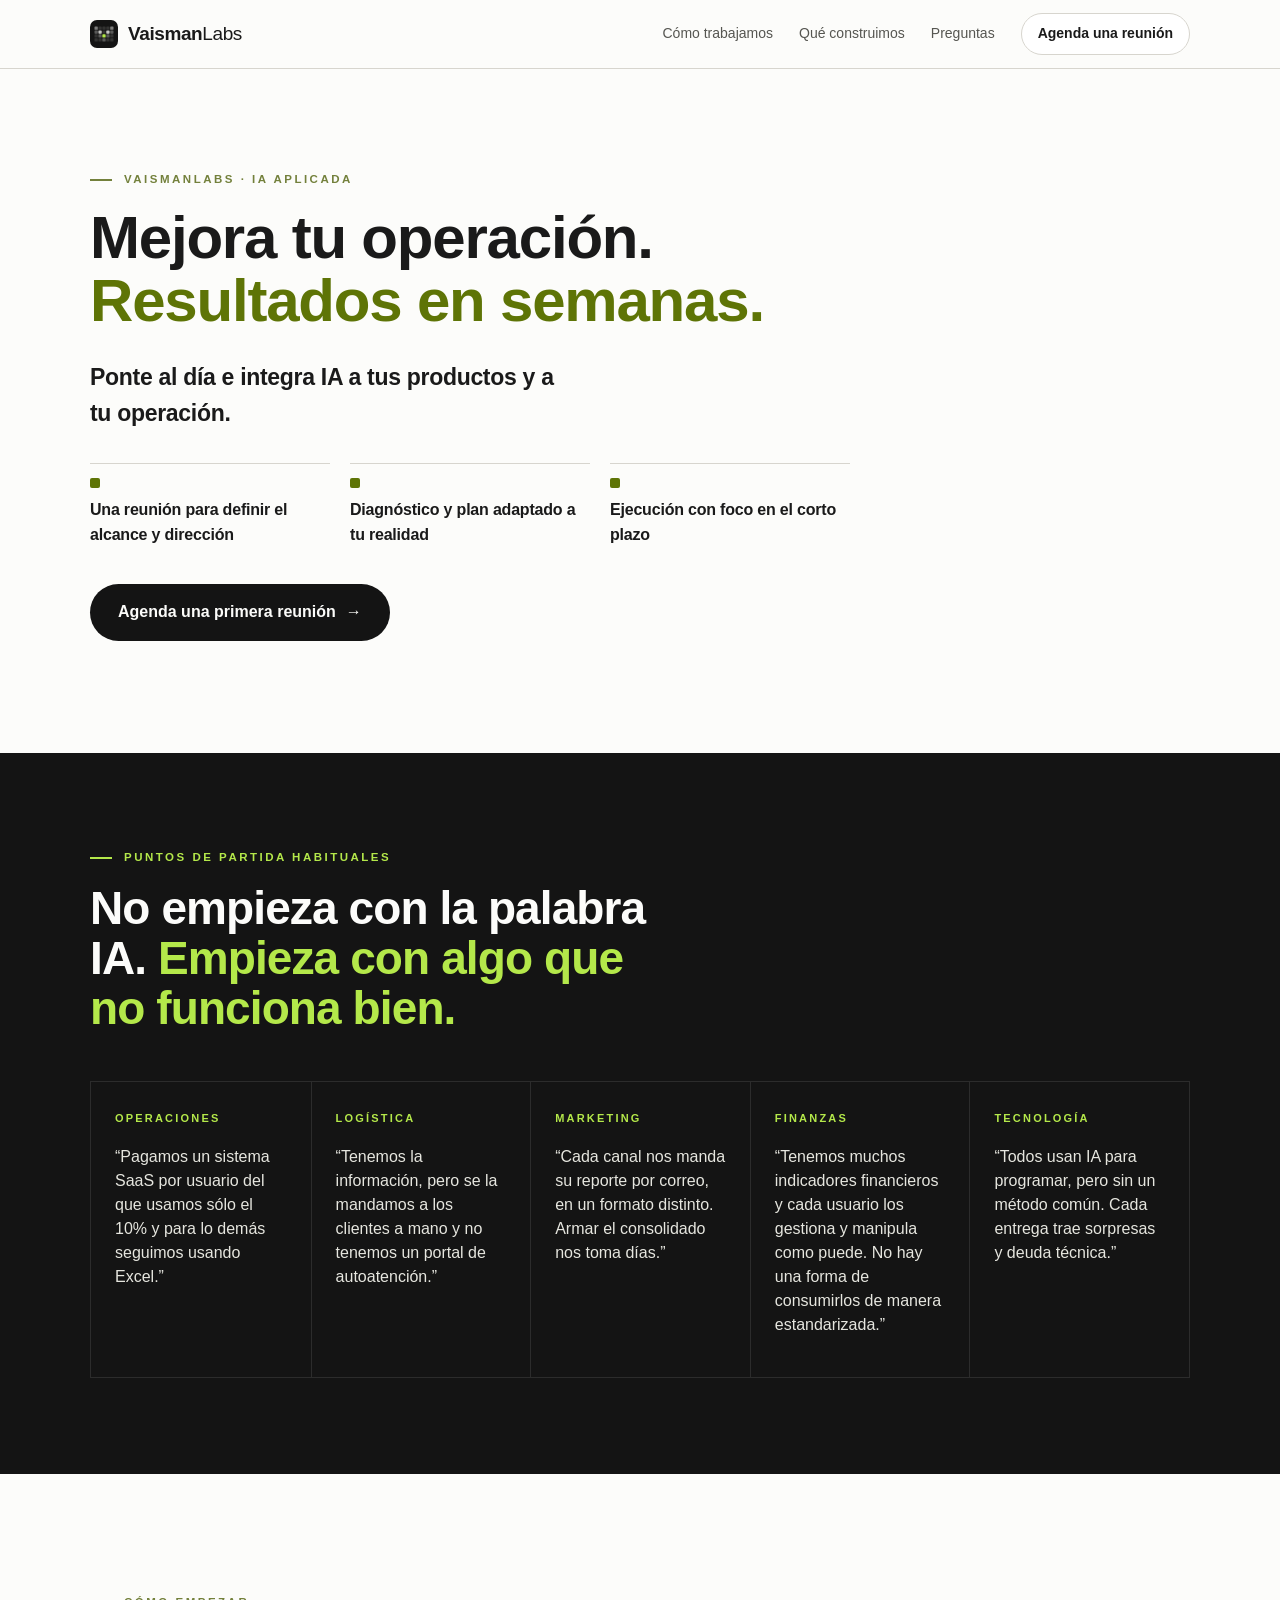
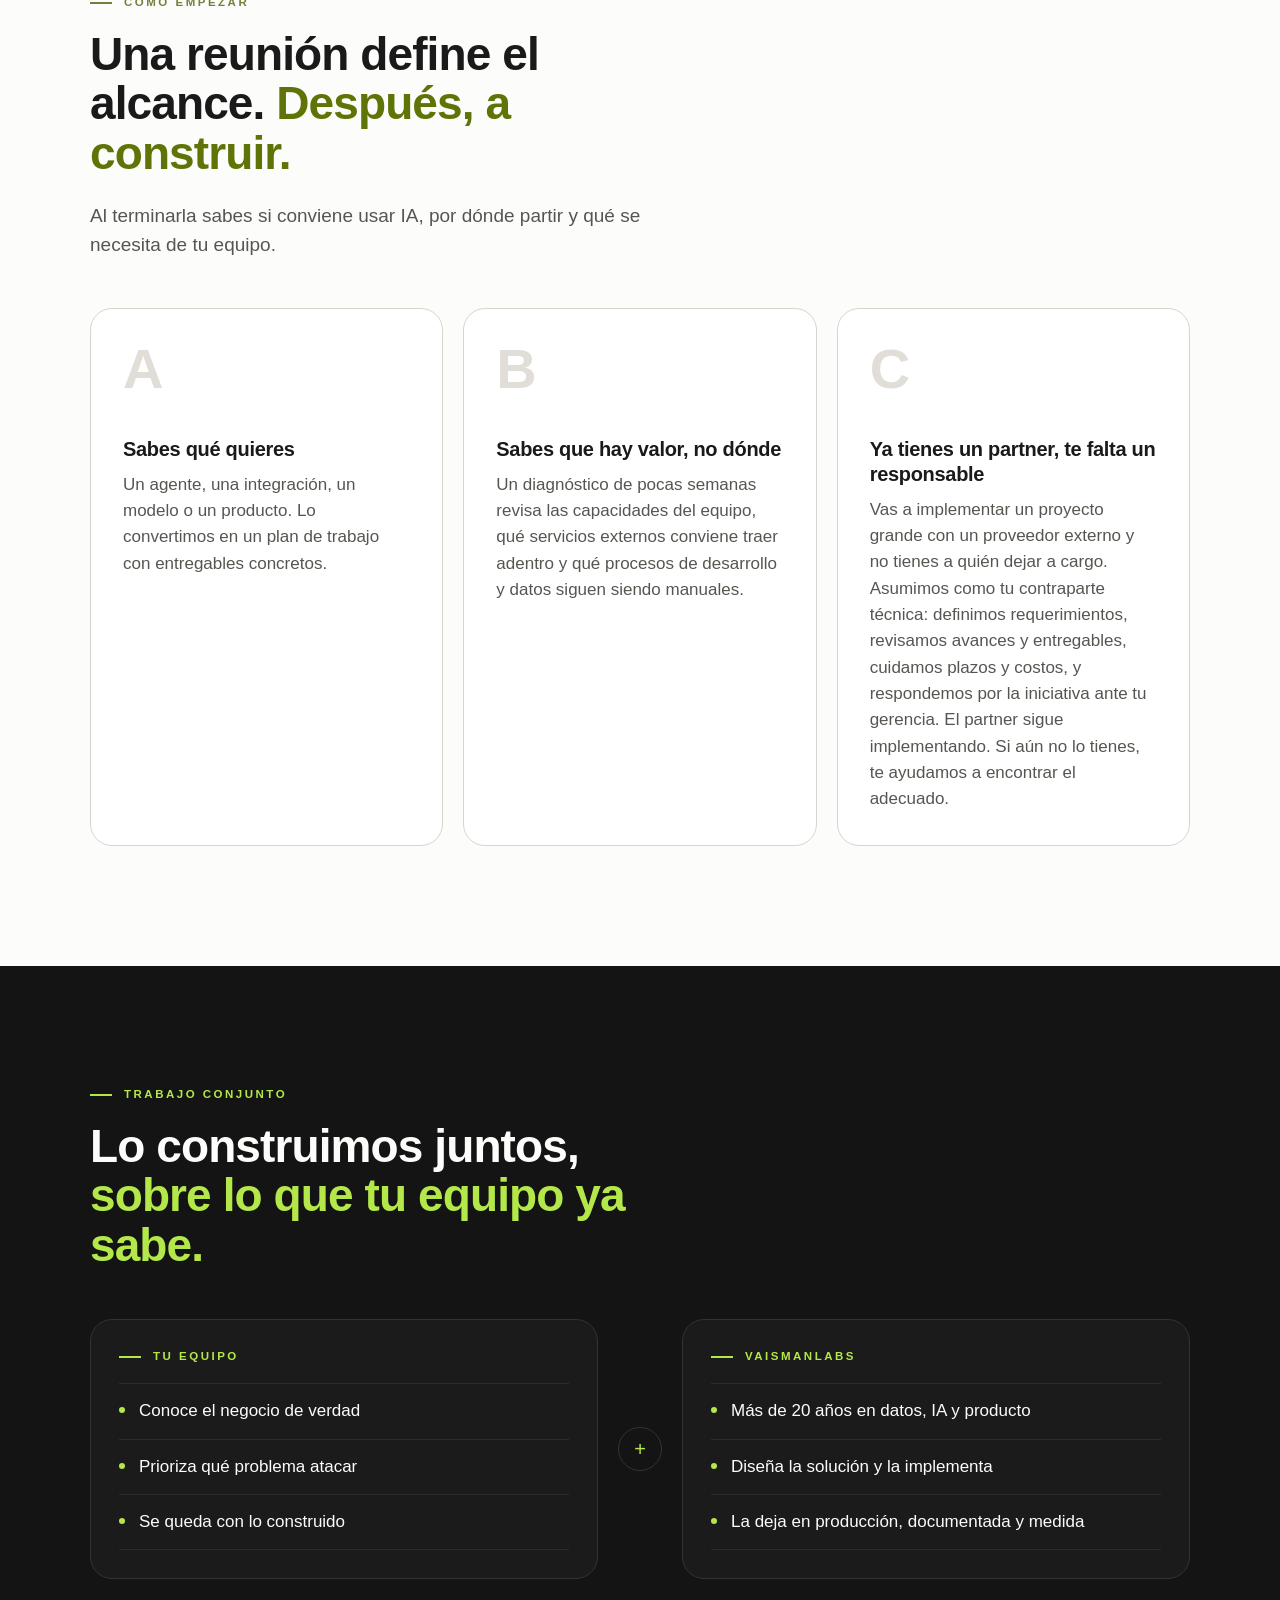
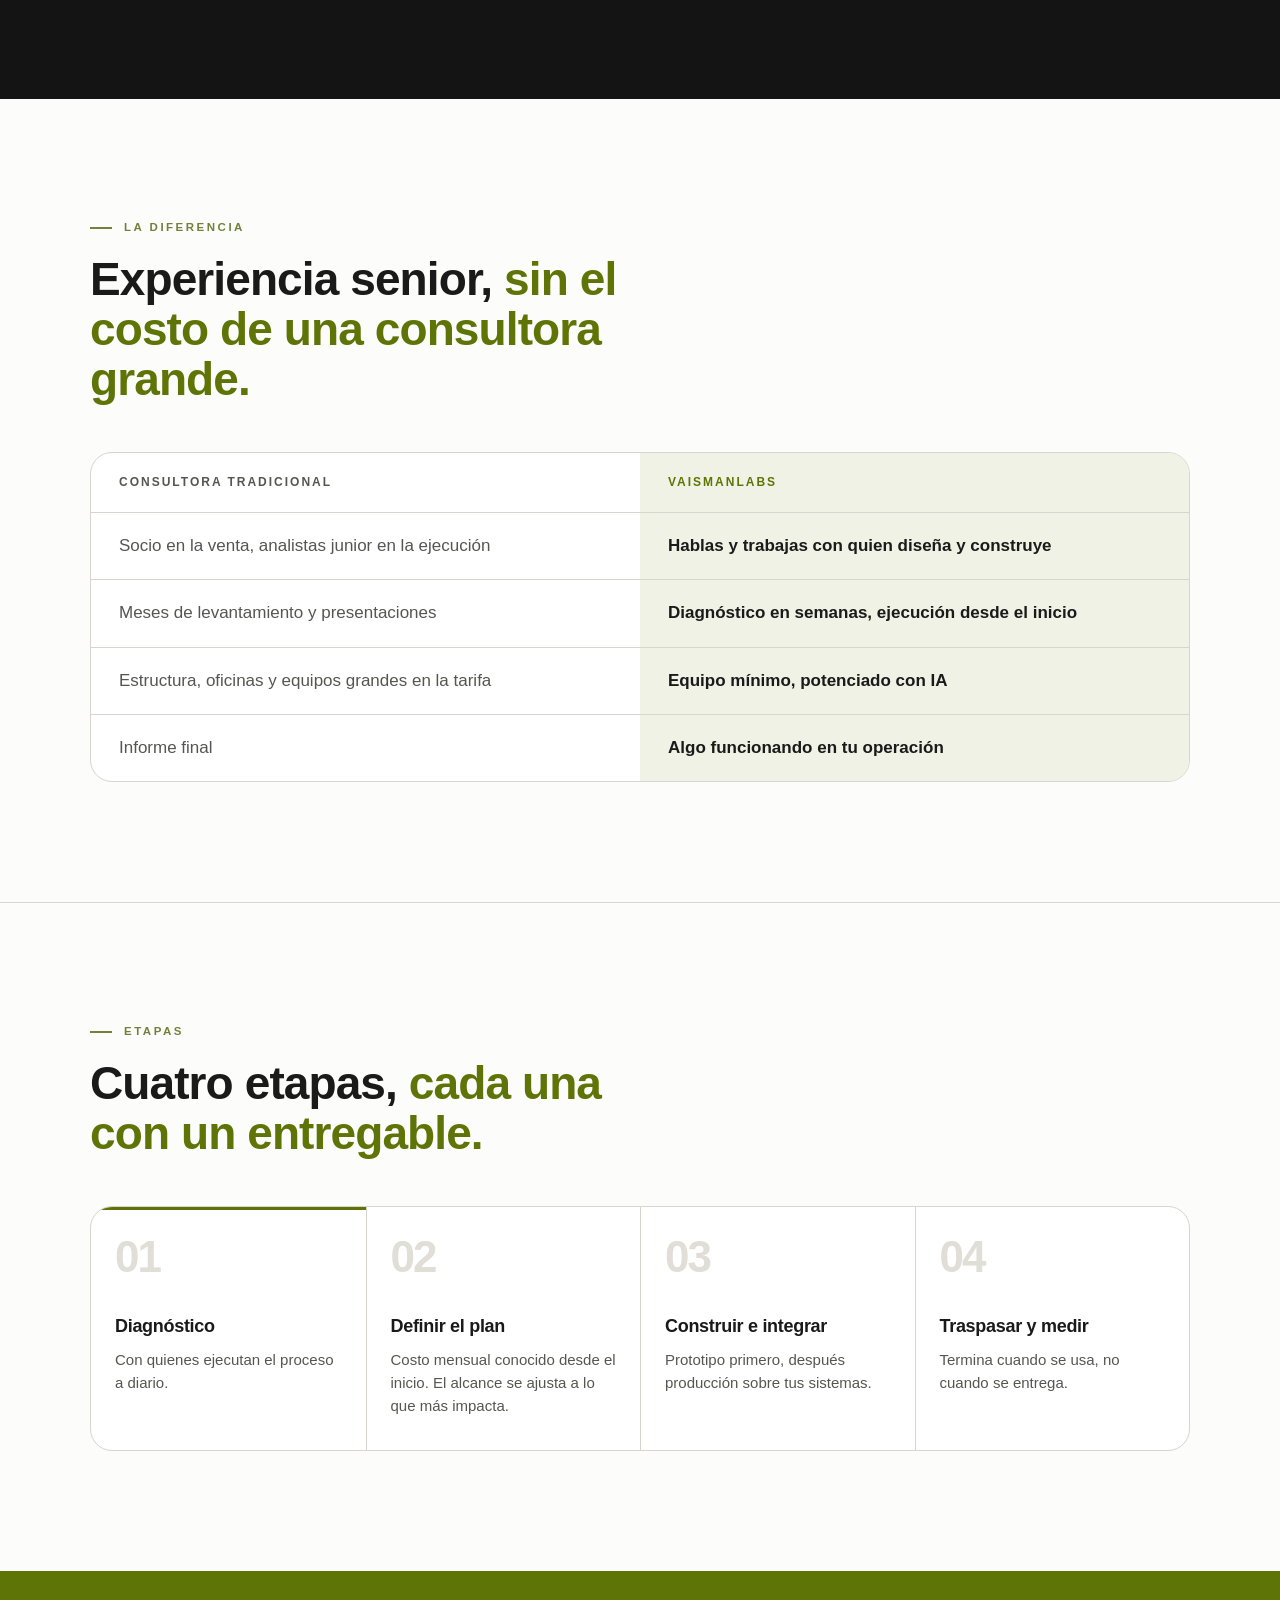
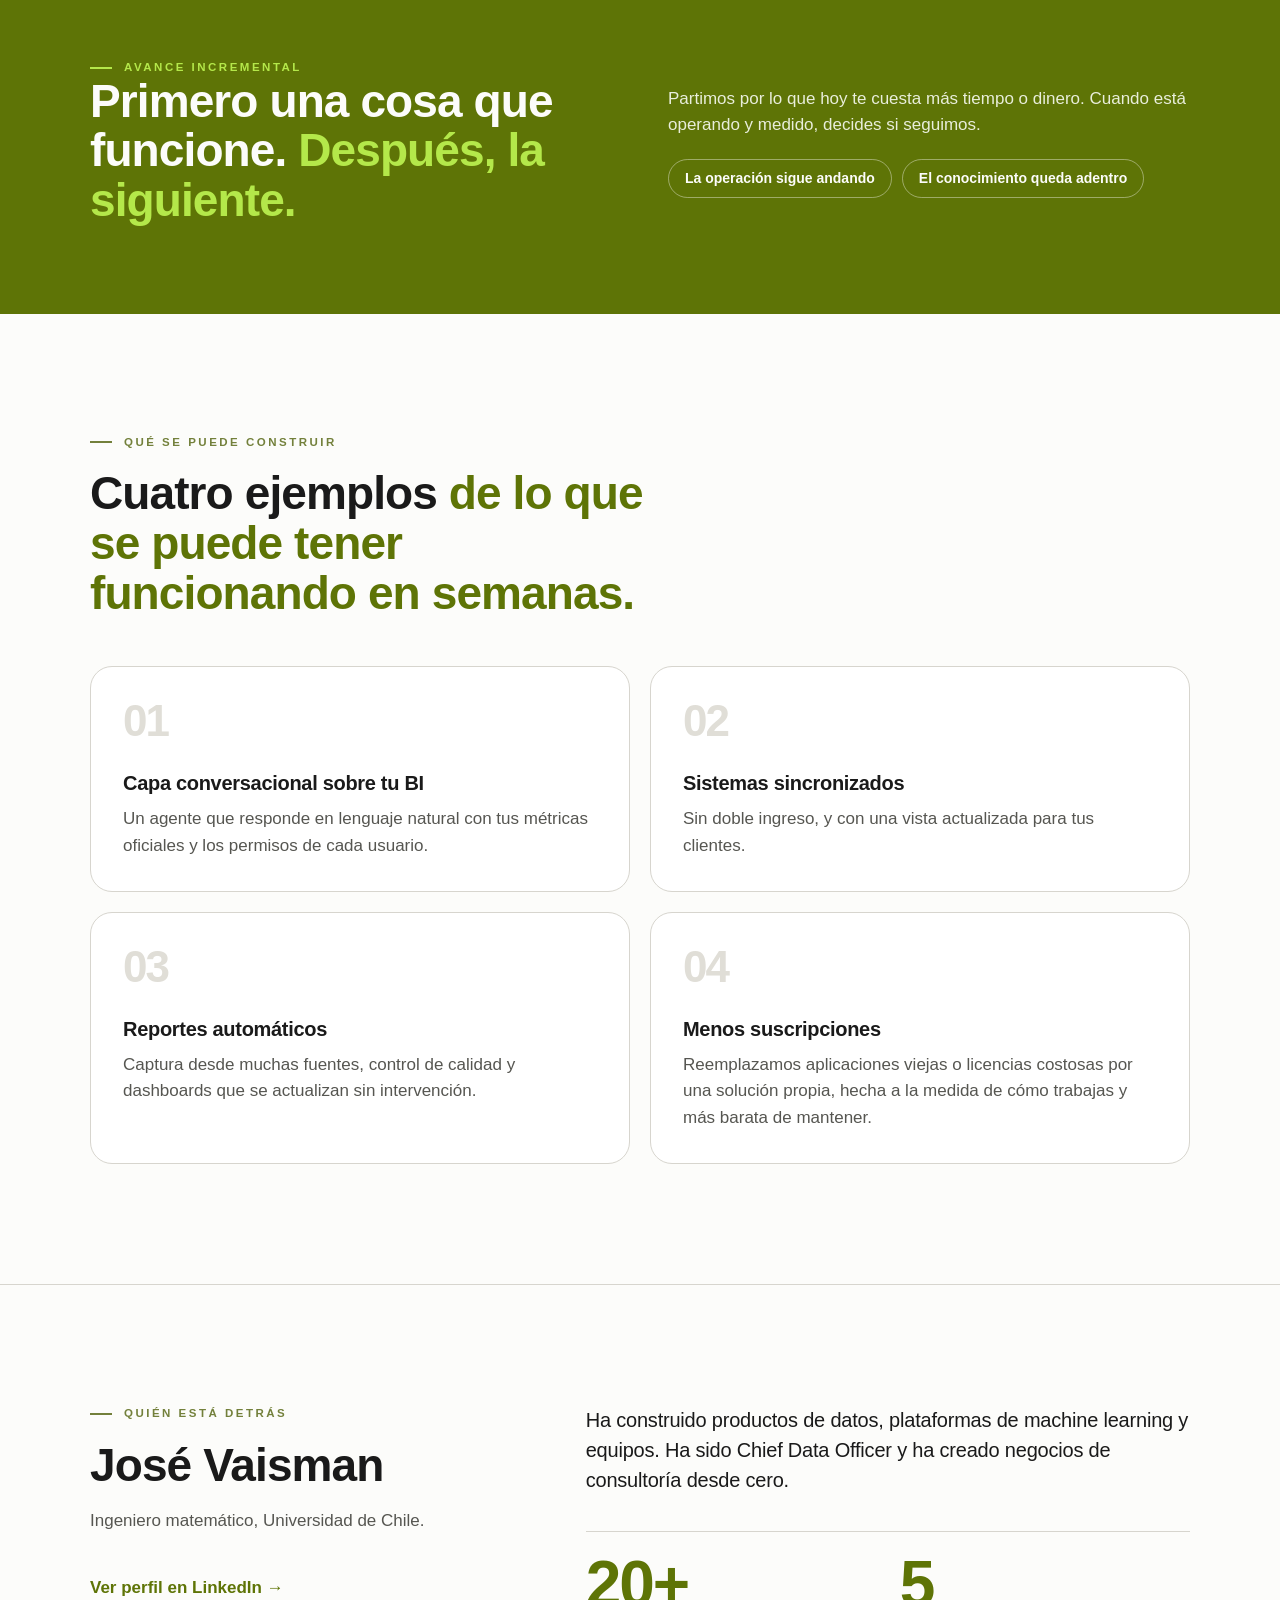
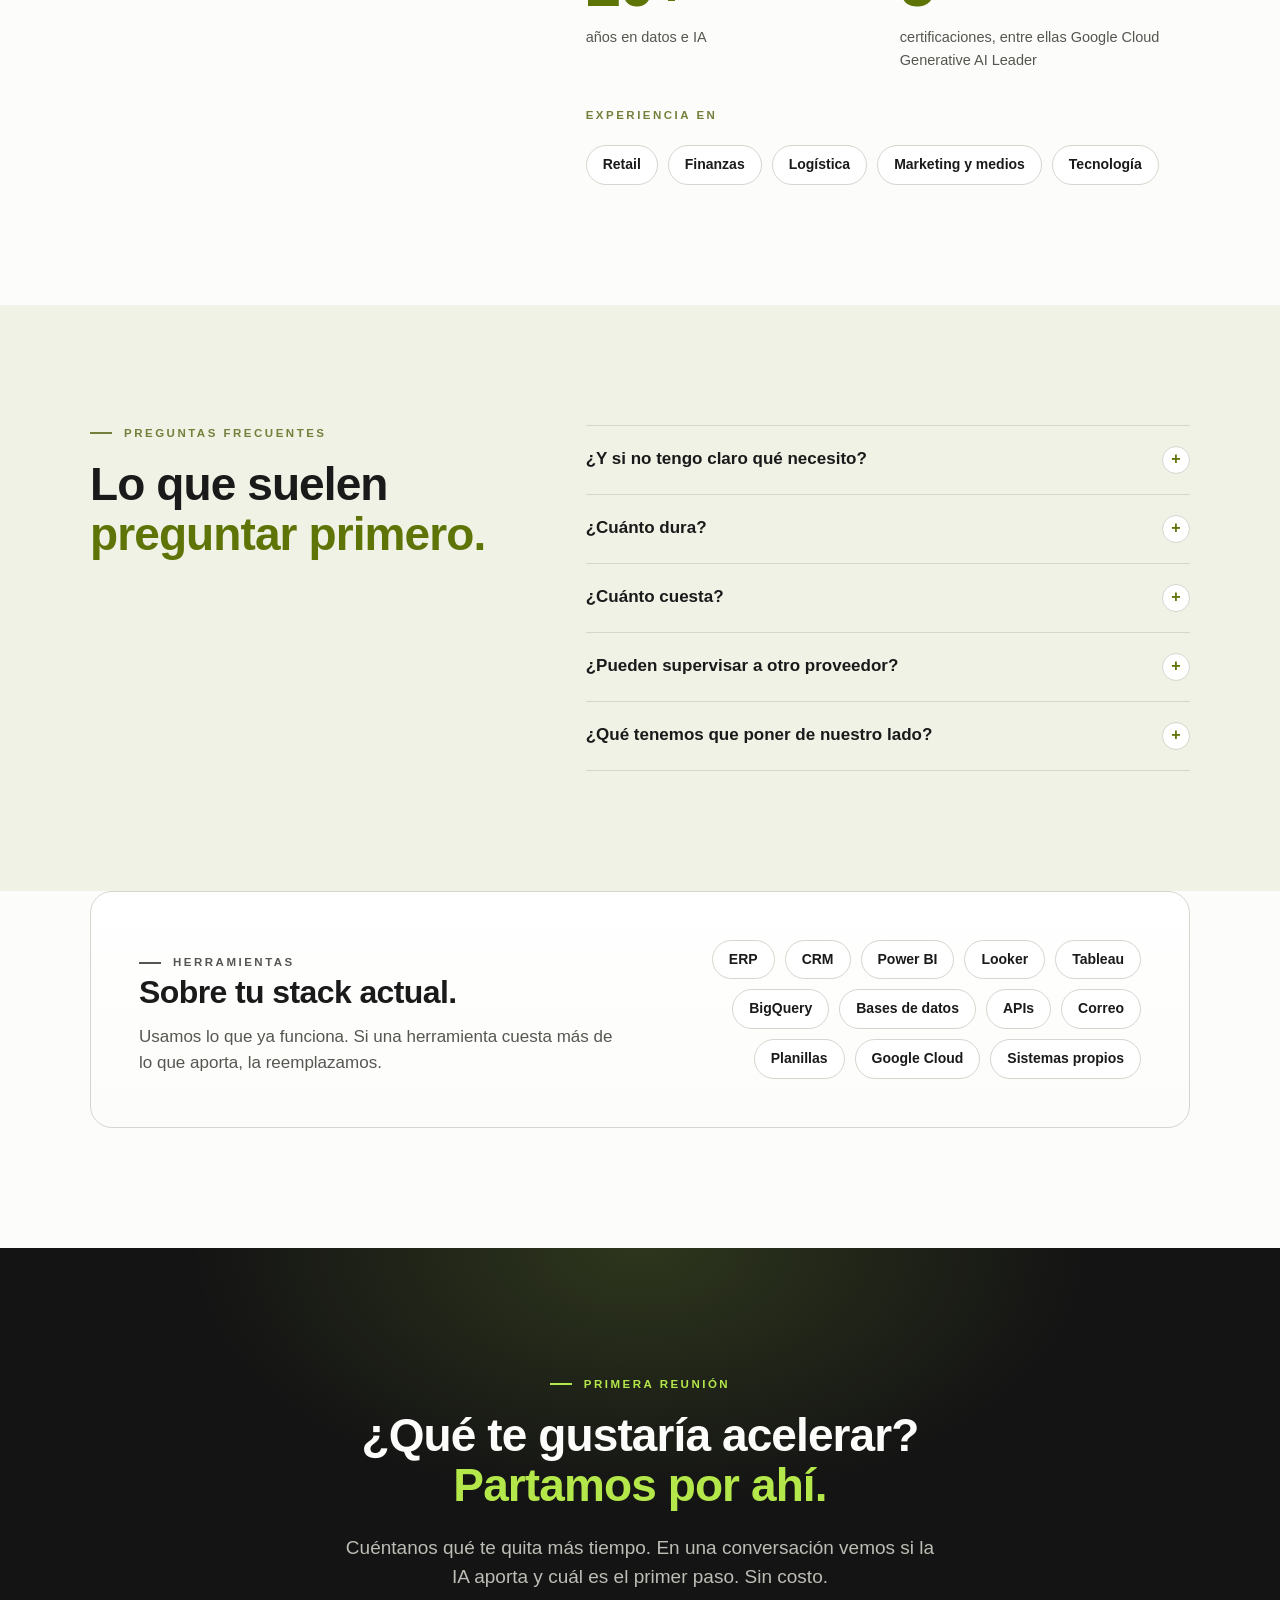
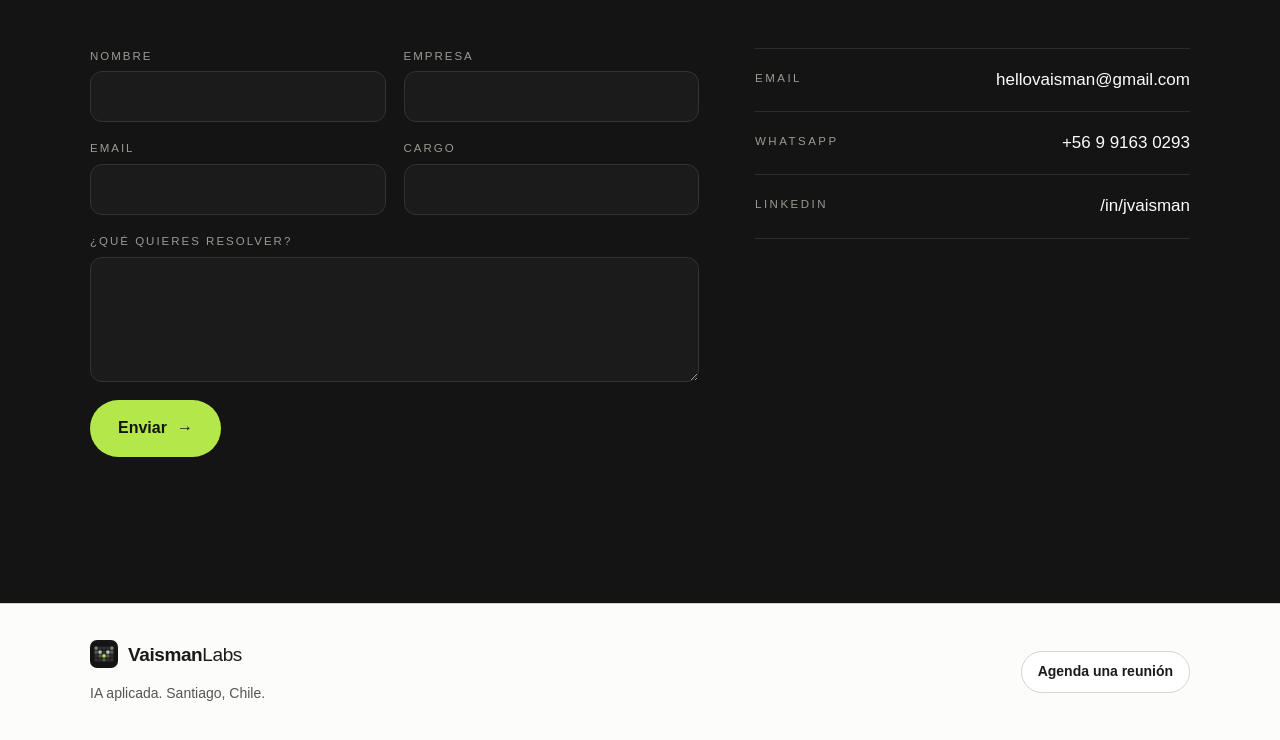
<file: index.html>
<!doctype html>
<html lang="es">
<head>
  <meta charset="utf-8">
  <meta name="viewport" content="width=device-width, initial-scale=1">
  <title>VaismanLabs — IA aplicada para mejorar tu operación</title>
  <meta name="description" content="Mejora tu operación con resultados en semanas. Integramos IA a tus productos y procesos.">
  <meta property="og:type" content="website">
  <meta property="og:site_name" content="VaismanLabs">
  <meta property="og:locale" content="es_CL">
  <meta property="og:url" content="https://vaismanlabs.github.io/">
  <meta property="og:title" content="VaismanLabs — IA aplicada para mejorar tu operación">
  <meta property="og:description" content="Mejora tu operación con resultados en semanas. Integramos IA a tus productos y procesos.">
  <meta property="og:image" content="https://vaismanlabs.github.io/og.png">
  <meta property="og:image:width" content="1200">
  <meta property="og:image:height" content="630">
  <meta property="og:image:alt" content="VaismanLabs. Mejora tu operación. Resultados en semanas.">
  <meta name="twitter:card" content="summary_large_image">
  <link rel="icon" href="favicon.svg" type="image/svg+xml">
  <link rel="icon" href="favicon-32.png" sizes="32x32" type="image/png">
  <link rel="apple-touch-icon" href="apple-touch-icon.png">
  <link rel="stylesheet" href="styles.css">
  <script>
    // Exclusión de medición por navegador: abrir el sitio con ?notrack (desactiva) o ?track (reactiva)
    (function () {
      var KEY = 'vl_notrack', q = location.search, off = false, changed = null;
      try {
        if (/[?&]notrack(=|&|$)/.test(q)) { localStorage.setItem(KEY, '1'); changed = 'off'; }
        else if (/[?&]track(=|&|$)/.test(q)) { localStorage.removeItem(KEY); changed = 'on'; }
        off = localStorage.getItem(KEY) === '1';
      } catch (e) {}
      window.VL_NOTRACK = off;
      window.VL_TRACK_CHANGED = changed;
      if (changed && history.replaceState) history.replaceState(null, '', location.pathname + location.hash);
    })();
  </script>
  <script>
    window.dataLayer = window.dataLayer || [];
    function gtag(){dataLayer.push(arguments);}
    if (window.VL_NOTRACK) {
      window['ga-disable-G-5695V4EGE4'] = true;
    } else {
      (function(c,l,a,r,i,t,y){
        c[a]=c[a]||function(){(c[a].q=c[a].q||[]).push(arguments)};
        t=l.createElement(r);t.async=1;t.src="https://www.clarity.ms/tag/"+i;
        y=l.getElementsByTagName(r)[0];y.parentNode.insertBefore(t,y);
      })(window, document, "clarity", "script", "yxtakv1l85");
      var g = document.createElement('script');
      g.async = true;
      g.src = 'https://www.googletagmanager.com/gtag/js?id=G-5695V4EGE4';
      document.head.appendChild(g);
      gtag('js', new Date());
      gtag('config', 'G-5695V4EGE4');
    }
  </script>
  <script>
    if (window.VL_TRACK_CHANGED) {
      document.addEventListener('DOMContentLoaded', function () {
        var t = document.createElement('div');
        t.setAttribute('role', 'status');
        t.textContent = window.VL_TRACK_CHANGED === 'off'
          ? 'Medición desactivada en este navegador.'
          : 'Medición activada en este navegador.';
        t.style.cssText = 'position:fixed;left:50%;bottom:24px;transform:translateX(-50%);background:#141414;color:#FCFCFA;padding:12px 20px;border-radius:999px;font-size:15px;font-weight:700;z-index:100;box-shadow:0 10px 30px rgba(0,0,0,.25)';
        document.body.appendChild(t);
        setTimeout(function () { t.remove(); }, 4000);
      });
    }
  </script>
</head>
<body>
  <header class="top">
    <div class="wrap top-inner">
      <a href="#" class="logo" aria-label="VaismanLabs, inicio"><svg class="logo-mark" width="28" height="28" viewBox="0 0 64 64" aria-hidden="true"><rect width="64" height="64" rx="16" fill="#141414"/><g transform="translate(9 9) scale(0.71875)"><rect x="1.75" y="8" width="10.5" height="10.5" rx="2" fill="#FCFCFA" opacity="0.45"/><rect x="14.25" y="8" width="10.5" height="10.5" rx="2" fill="#FCFCFA" opacity="0.13"/><rect x="26.75" y="8" width="10.5" height="10.5" rx="2" fill="#FCFCFA" opacity="0.13"/><rect x="39.25" y="8" width="10.5" height="10.5" rx="2" fill="#FCFCFA" opacity="0.13"/><rect x="51.75" y="8" width="10.5" height="10.5" rx="2" fill="#FCFCFA" opacity="0.45"/><rect x="1.75" y="20.5" width="10.5" height="10.5" rx="2" fill="#FCFCFA" opacity="0.3"/><rect x="14.25" y="20.5" width="10.5" height="10.5" rx="2" fill="#FCFCFA" opacity="0.75"/><rect x="26.75" y="20.5" width="10.5" height="10.5" rx="2" fill="#FCFCFA" opacity="0.13"/><rect x="39.25" y="20.5" width="10.5" height="10.5" rx="2" fill="#FCFCFA" opacity="0.75"/><rect x="51.75" y="20.5" width="10.5" height="10.5" rx="2" fill="#FCFCFA" opacity="0.3"/><rect x="1.75" y="33" width="10.5" height="10.5" rx="2" fill="#FCFCFA" opacity="0.13"/><rect x="14.25" y="33" width="10.5" height="10.5" rx="2" fill="#FCFCFA" opacity="0.3"/><rect x="26.75" y="33" width="10.5" height="10.5" rx="2" fill="#B4E84A"/><rect x="39.25" y="33" width="10.5" height="10.5" rx="2" fill="#FCFCFA" opacity="0.3"/><rect x="51.75" y="33" width="10.5" height="10.5" rx="2" fill="#FCFCFA" opacity="0.13"/><rect x="1.75" y="45.5" width="10.5" height="10.5" rx="2" fill="#FCFCFA" opacity="0.13"/><rect x="14.25" y="45.5" width="10.5" height="10.5" rx="2" fill="#FCFCFA" opacity="0.13"/><rect x="26.75" y="45.5" width="10.5" height="10.5" rx="2" fill="#FCFCFA" opacity="0.3"/><rect x="39.25" y="45.5" width="10.5" height="10.5" rx="2" fill="#FCFCFA" opacity="0.13"/><rect x="51.75" y="45.5" width="10.5" height="10.5" rx="2" fill="#FCFCFA" opacity="0.13"/></g></svg><span><b>Vaisman</b>Labs</span></a>
      <nav>
        <a href="#como">Cómo trabajamos</a>
        <a href="#proyectos">Qué construimos</a>
        <a href="#preguntas">Preguntas</a>
        <a href="#contacto" class="pill">Agenda una reunión</a>
      </nav>
    </div>
  </header>

  <main>
    <!-- Hero -->
    <section class="hero">
      <div class="wrap hero-inner">
        <div>
          <p class="eyebrow">VaismanLabs · IA aplicada</p>
          <h1>Mejora tu operación. <span class="accent">Resultados en semanas.</span></h1>
          <p class="hero-sub">Ponte al día e integra IA a tus productos y a tu operación.</p>
          <ul class="facts">
            <li>Una reunión para definir el alcance y dirección</li>
            <li>Diagnóstico y plan adaptado a tu realidad</li>
            <li>Ejecución con foco en el corto plazo</li>
          </ul>
          <div class="hero-cta">
            <a href="#contacto" class="btn">Agenda una primera reunión <span aria-hidden="true">→</span></a>
          </div>
        </div>
      </div>
    </section>

    <!-- Puntos de partida -->
    <section class="dark band-quotes">
      <div class="wrap">
        <p class="eyebrow">Puntos de partida habituales</p>
        <h2>No empieza con la palabra IA. <span class="accent">Empieza con algo que no funciona bien.</span></h2>
        <div class="quotes">
          <blockquote><p class="tag">Operaciones</p>“Pagamos un sistema SaaS por usuario del que usamos sólo el 10% y para lo demás seguimos usando Excel.”</blockquote>
          <blockquote><p class="tag">Logística</p>“Tenemos la información, pero se la mandamos a los clientes a mano y no tenemos un portal de autoatención.”</blockquote>
          <blockquote><p class="tag">Marketing</p>“Cada canal nos manda su reporte por correo, en un formato distinto. Armar el consolidado nos toma días.”</blockquote>
          <blockquote><p class="tag">Finanzas</p>“Tenemos muchos indicadores financieros y cada usuario los gestiona y manipula como puede. No hay una forma de consumirlos de manera estandarizada.”</blockquote>
          <blockquote><p class="tag">Tecnología</p>“Todos usan IA para programar, pero sin un método común. Cada entrega trae sorpresas y deuda técnica.”</blockquote>
        </div>
      </div>
    </section>

    <!-- Cómo empezar -->
    <section id="como" class="section">
      <div class="wrap">
        <p class="eyebrow">Cómo empezar</p>
        <h2>Una reunión define el alcance. <span class="accent">Después, a construir.</span></h2>
        <p class="lead">Al terminarla sabes si conviene usar IA, por dónde partir y qué se necesita de tu equipo.</p>
        <div class="two-cards three-cards">
          <article class="card">
            <span class="ghost">A</span>
            <h3>Sabes qué quieres</h3>
            <p>Un agente, una integración, un modelo o un producto. Lo convertimos en un plan de trabajo con entregables concretos.</p>
          </article>
          <article class="card">
            <span class="ghost">B</span>
            <h3>Sabes que hay valor, no dónde</h3>
            <p>Un diagnóstico de pocas semanas revisa las capacidades del equipo, qué servicios externos conviene traer adentro y qué procesos de desarrollo y datos siguen siendo manuales.</p>
          </article>
          <article class="card">
            <span class="ghost">C</span>
            <h3>Ya tienes un partner, te falta un responsable</h3>
            <p>Vas a implementar un proyecto grande con un proveedor externo y no tienes a quién dejar a cargo. Asumimos como tu contraparte técnica: definimos requerimientos, revisamos avances y entregables, cuidamos plazos y costos, y respondemos por la iniciativa ante tu gerencia. El partner sigue implementando. Si aún no lo tienes, te ayudamos a encontrar el adecuado.</p>
          </article>
        </div>
      </div>
    </section>

    <!-- Trabajo conjunto -->
    <section class="dark section">
      <div class="wrap">
        <p class="eyebrow">Trabajo conjunto</p>
        <h2>Lo construimos juntos, <span class="accent">sobre lo que tu equipo ya sabe.</span></h2>
        <div class="duo">
          <div class="duo-card">
            <p class="eyebrow">Tu equipo</p>
            <ul>
              <li>Conoce el negocio de verdad</li>
              <li>Prioriza qué problema atacar</li>
              <li>Se queda con lo construido</li>
            </ul>
          </div>
          <span class="plus" aria-hidden="true">+</span>
          <div class="duo-card">
            <p class="eyebrow">VaismanLabs</p>
            <ul>
              <li>Más de 20 años en datos, IA y producto</li>
              <li>Diseña la solución y la implementa</li>
              <li>La deja en producción, documentada y medida</li>
            </ul>
          </div>
        </div>
      </div>
    </section>

    <!-- Diferencia -->
    <section class="section">
      <div class="wrap">
        <p class="eyebrow">La diferencia</p>
        <h2>Experiencia senior, <span class="accent">sin el costo de una consultora grande.</span></h2>
        <div class="compare" role="table" aria-label="Consultora tradicional comparada con VaismanLabs">
          <div class="compare-row compare-head" role="row"><span role="columnheader">Consultora tradicional</span><span role="columnheader">VaismanLabs</span></div>
          <div class="compare-row" role="row"><span role="cell" data-label="Consultora tradicional">Socio en la venta, analistas junior en la ejecución</span><span role="cell" data-label="VaismanLabs">Hablas y trabajas con quien diseña y construye</span></div>
          <div class="compare-row" role="row"><span role="cell" data-label="Consultora tradicional">Meses de levantamiento y presentaciones</span><span role="cell" data-label="VaismanLabs">Diagnóstico en semanas, ejecución desde el inicio</span></div>
          <div class="compare-row" role="row"><span role="cell" data-label="Consultora tradicional">Estructura, oficinas y equipos grandes en la tarifa</span><span role="cell" data-label="VaismanLabs">Equipo mínimo, potenciado con IA</span></div>
          <div class="compare-row" role="row"><span role="cell" data-label="Consultora tradicional">Informe final</span><span role="cell" data-label="VaismanLabs">Algo funcionando en tu operación</span></div>
        </div>
      </div>
    </section>

    <!-- Etapas -->
    <section class="section rule">
      <div class="wrap">
        <p class="eyebrow">Etapas</p>
        <h2>Cuatro etapas, <span class="accent">cada una con un entregable.</span></h2>
        <ol class="steps">
          <li><span class="ghost">01</span><h3>Diagnóstico</h3><p>Con quienes ejecutan el proceso a diario.</p></li>
          <li><span class="ghost">02</span><h3>Definir el plan</h3><p>Costo mensual conocido desde el inicio. El alcance se ajusta a lo que más impacta.</p></li>
          <li><span class="ghost">03</span><h3>Construir e integrar</h3><p>Prototipo primero, después producción sobre tus sistemas.</p></li>
          <li><span class="ghost">04</span><h3>Traspasar y medir</h3><p>Termina cuando se usa, no cuando se entrega.</p></li>
        </ol>
      </div>
    </section>

    <!-- Banda -->
    <section class="band">
      <div class="wrap band-grid">
        <div>
          <p class="eyebrow">Avance incremental</p>
          <h2>Primero una cosa que funcione. <span class="accent">Después, la siguiente.</span></h2>
        </div>
        <div>
          <p>Partimos por lo que hoy te cuesta más tiempo o dinero. Cuando está operando y medido, decides si seguimos.</p>
          <ul class="chips chips-light">
            <li>La operación sigue andando</li>
            <li>El conocimiento queda adentro</li>
          </ul>
        </div>
      </div>
    </section>

    <!-- Qué construimos -->
    <section id="proyectos" class="section">
      <div class="wrap">
        <p class="eyebrow">Qué se puede construir</p>
        <h2>Cuatro ejemplos <span class="accent">de lo que se puede tener funcionando en semanas.</span></h2>
        <div class="grid3 grid2x2">
          <article class="card">
            <span class="ghost">01</span>
            <h3>Capa conversacional sobre tu BI</h3>
            <p>Un agente que responde en lenguaje natural con tus métricas oficiales y los permisos de cada usuario.</p>
          </article>
          <article class="card">
            <span class="ghost">02</span>
            <h3>Sistemas sincronizados</h3>
            <p>Sin doble ingreso, y con una vista actualizada para tus clientes.</p>
          </article>
          <article class="card">
            <span class="ghost">03</span>
            <h3>Reportes automáticos</h3>
            <p>Captura desde muchas fuentes, control de calidad y dashboards que se actualizan sin intervención.</p>
          </article>
          <article class="card">
            <span class="ghost">04</span>
            <h3>Menos suscripciones</h3>
            <p>Reemplazamos aplicaciones viejas o licencias costosas por una solución propia, hecha a la medida de cómo trabajas y más barata de mantener.</p>
          </article>
        </div>
      </div>
    </section>

    <!-- Quién está detrás -->
    <section class="section rule">
      <div class="wrap about">
        <div>
          <p class="eyebrow">Quién está detrás</p>
          <h2>José Vaisman</h2>
          <p class="muted">Ingeniero matemático, Universidad de Chile.</p>
          <a class="text-link" href="https://www.linkedin.com/in/jvaisman" target="_blank" rel="noopener">Ver perfil en LinkedIn →</a>
        </div>
        <div>
          <p class="bio">Ha construido productos de datos, plataformas de machine learning y equipos. Ha sido Chief Data Officer y ha creado negocios de consultoría desde cero.</p>
          <div class="stats">
            <div><span class="big">20+</span><p>años en datos e IA</p></div>
            <div><span class="big">5</span><p>certificaciones, entre ellas Google Cloud Generative AI Leader</p></div>
          </div>
          <p class="eyebrow eyebrow-plain">Experiencia en</p>
          <ul class="chips">
            <li>Retail</li><li>Finanzas</li><li>Logística</li><li>Marketing y medios</li><li>Tecnología</li>
          </ul>
        </div>
      </div>
    </section>

    <!-- Preguntas -->
    <section id="preguntas" class="section soft">
      <div class="wrap faq-grid">
        <div>
          <p class="eyebrow">Preguntas frecuentes</p>
          <h2>Lo que suelen <span class="accent">preguntar primero.</span></h2>
        </div>
        <div class="faq">
          <details>
            <summary>¿Y si no tengo claro qué necesito?</summary>
            <p>Es un buen punto de partida. En la reunión lo convertimos en algo concreto, o proponemos un diagnóstico para encontrarlo.</p>
          </details>
          <details>
            <summary>¿Cuánto dura?</summary>
            <p>Semanas, no meses, y depende del alcance. Avanzamos por etapas; tú decides cuándo seguir y hacia dónde.</p>
          </details>
          <details>
            <summary>¿Cuánto cuesta?</summary>
            <p>Menos que una consultora tradicional, sin capas de gerencia ni equipos grandes y con IA en nuestro propio trabajo. Antes de empezar acordamos una tarifa mensual fija. La primera reunión no tiene costo.</p>
          </details>
          <details>
            <summary>¿Pueden supervisar a otro proveedor?</summary>
            <p>Sí. Si ya tienes un implementador, actuamos como tu contraparte técnica: representamos a tu empresa, validamos lo que se entrega y nos aseguramos de que quede funcionando y con dueño. Si todavía no tienes uno, podemos ayudarte a encontrar el partner adecuado.</p>
          </details>
          <details>
            <summary>¿Qué tenemos que poner de nuestro lado?</summary>
            <p>Acceso a sistemas y datos, alguien que conozca el proceso y una persona que se haga cargo de lo construido.</p>
          </details>
        </div>
      </div>
    </section>

    <!-- Integraciones -->
    <section class="section-sm">
      <div class="wrap">
        <div class="card integrations">
          <div>
            <p class="eyebrow">Herramientas</p>
            <h3 class="h3-lg">Sobre tu stack actual.</h3>
            <p class="muted">Usamos lo que ya funciona. Si una herramienta cuesta más de lo que aporta, la reemplazamos.</p>
          </div>
          <ul class="chips">
            <li>ERP</li><li>CRM</li><li>Power BI</li><li>Looker</li><li>Tableau</li><li>BigQuery</li><li>Bases de datos</li><li>APIs</li><li>Correo</li><li>Planillas</li><li>Google Cloud</li><li>Sistemas propios</li>
          </ul>
        </div>
      </div>
    </section>

    <!-- Contacto -->
    <section id="contacto" class="dark final">
      <div class="wrap">
        <div class="final-head">
          <p class="eyebrow">Primera reunión</p>
          <h2>¿Qué te gustaría acelerar? <span class="accent">Partamos por ahí.</span></h2>
          <p class="lead lead-dark">Cuéntanos qué te quita más tiempo. En una conversación vemos si la IA aporta y cuál es el primer paso. Sin costo.</p>
        </div>
        <div class="contact">
          <form id="contact-form" class="form" action="https://formspree.io/f/maeqbard" method="POST">
            <div class="row">
              <label>Nombre<input type="text" name="name" required></label>
              <label>Empresa<input type="text" name="company"></label>
            </div>
            <div class="row">
              <label>Email<input type="email" name="email" required></label>
              <label>Cargo<input type="text" name="role"></label>
            </div>
            <label>¿Qué quieres resolver?<textarea name="message" rows="4" required></textarea></label>
            <input type="text" name="_gotcha" class="hp" tabindex="-1" autocomplete="off">
            <button type="submit" class="btn">Enviar <span aria-hidden="true">→</span></button>
            <p class="form-status" role="status" aria-live="polite"></p>
          </form>
          <ul class="contact-links">
            <li><span>Email</span><a href="mailto:hellovaisman@gmail.com">hellovaisman@gmail.com</a></li>
            <li><span>WhatsApp</span><a href="https://wa.me/56991630293" target="_blank" rel="noopener">+56 9 9163 0293</a></li>
            <li><span>LinkedIn</span><a href="https://www.linkedin.com/in/jvaisman" target="_blank" rel="noopener">/in/jvaisman</a></li>
          </ul>
        </div>
      </div>
    </section>
  </main>

  <footer class="footer">
    <div class="wrap footer-inner">
      <div>
        <span class="logo"><svg class="logo-mark" width="28" height="28" viewBox="0 0 64 64" aria-hidden="true"><rect width="64" height="64" rx="16" fill="#141414"/><g transform="translate(9 9) scale(0.71875)"><rect x="1.75" y="8" width="10.5" height="10.5" rx="2" fill="#FCFCFA" opacity="0.45"/><rect x="14.25" y="8" width="10.5" height="10.5" rx="2" fill="#FCFCFA" opacity="0.13"/><rect x="26.75" y="8" width="10.5" height="10.5" rx="2" fill="#FCFCFA" opacity="0.13"/><rect x="39.25" y="8" width="10.5" height="10.5" rx="2" fill="#FCFCFA" opacity="0.13"/><rect x="51.75" y="8" width="10.5" height="10.5" rx="2" fill="#FCFCFA" opacity="0.45"/><rect x="1.75" y="20.5" width="10.5" height="10.5" rx="2" fill="#FCFCFA" opacity="0.3"/><rect x="14.25" y="20.5" width="10.5" height="10.5" rx="2" fill="#FCFCFA" opacity="0.75"/><rect x="26.75" y="20.5" width="10.5" height="10.5" rx="2" fill="#FCFCFA" opacity="0.13"/><rect x="39.25" y="20.5" width="10.5" height="10.5" rx="2" fill="#FCFCFA" opacity="0.75"/><rect x="51.75" y="20.5" width="10.5" height="10.5" rx="2" fill="#FCFCFA" opacity="0.3"/><rect x="1.75" y="33" width="10.5" height="10.5" rx="2" fill="#FCFCFA" opacity="0.13"/><rect x="14.25" y="33" width="10.5" height="10.5" rx="2" fill="#FCFCFA" opacity="0.3"/><rect x="26.75" y="33" width="10.5" height="10.5" rx="2" fill="#B4E84A"/><rect x="39.25" y="33" width="10.5" height="10.5" rx="2" fill="#FCFCFA" opacity="0.3"/><rect x="51.75" y="33" width="10.5" height="10.5" rx="2" fill="#FCFCFA" opacity="0.13"/><rect x="1.75" y="45.5" width="10.5" height="10.5" rx="2" fill="#FCFCFA" opacity="0.13"/><rect x="14.25" y="45.5" width="10.5" height="10.5" rx="2" fill="#FCFCFA" opacity="0.13"/><rect x="26.75" y="45.5" width="10.5" height="10.5" rx="2" fill="#FCFCFA" opacity="0.3"/><rect x="39.25" y="45.5" width="10.5" height="10.5" rx="2" fill="#FCFCFA" opacity="0.13"/><rect x="51.75" y="45.5" width="10.5" height="10.5" rx="2" fill="#FCFCFA" opacity="0.13"/></g></svg><span><b>Vaisman</b>Labs</span></span>
        <p>IA aplicada. Santiago, Chile.</p>
      </div>
      <a href="#contacto" class="pill pill-dark">Agenda una reunión</a>
    </div>
  </footer>

  <script>
    // Medición: GA4 + Clarity
    function track(name, params) {
      if (window.VL_NOTRACK) return;
      params = params || {};
      if (window.gtag) gtag('event', name, params);
      if (window.clarity) {
        clarity('event', name);
        Object.keys(params).forEach(function (k) { clarity('set', k, String(params[k])); });
      }
    }
    function sectionName(el) {
      if (el.closest('header')) return 'encabezado';
      if (el.closest('.hero')) return 'portada';
      if (el.closest('footer')) return 'pie';
      const s = el.closest('section');
      const e = s && s.querySelector('.eyebrow');
      return e ? e.textContent.trim() : 'otro';
    }
    document.addEventListener('click', function (e) {
      const a = e.target.closest('a');
      if (!a) return;
      const href = a.getAttribute('href') || '';
      if (href === '#contacto') track('cta_click', { location: sectionName(a) });
      else if (href.indexOf('wa.me') > -1) track('contact_click', { method: 'whatsapp', location: sectionName(a) });
      else if (href.indexOf('mailto:') === 0) track('contact_click', { method: 'email', location: sectionName(a) });
      else if (href.indexOf('linkedin.com') > -1) track('contact_click', { method: 'linkedin', location: sectionName(a) });
      else if (href.charAt(0) === '#' && a.closest('nav')) track('nav_click', { target: href.slice(1) || 'inicio' });
    });
    document.querySelectorAll('.faq details').forEach(function (d) {
      d.addEventListener('toggle', function () {
        if (d.open) track('faq_open', { question: d.querySelector('summary').textContent.trim() });
      });
    });
    if ('IntersectionObserver' in window) {
      const seen = new Set();
      const io = new IntersectionObserver(function (entries) {
        entries.forEach(function (en) {
          if (!en.isIntersecting) return;
          const name = sectionName(en.target.querySelector('.eyebrow') || en.target);
          io.unobserve(en.target);
          if (seen.has(name)) return;
          seen.add(name);
          track('section_view', { section: name });
        });
      }, { threshold: 0.4 });
      document.querySelectorAll('main > section').forEach(function (s) { io.observe(s); });
    }
    let formStarted = false;
    document.getElementById('contact-form').addEventListener('input', function () {
      if (!formStarted) { formStarted = true; track('form_start', { form: 'contacto' }); }
    });
  </script>
  <script>
    const form = document.getElementById('contact-form');
    const status = form.querySelector('.form-status');
    form.addEventListener('submit', async (e) => {
      e.preventDefault();
      const btn = form.querySelector('button');
      btn.disabled = true;
      status.className = 'form-status';
      status.textContent = 'Enviando…';
      try {
        const res = await fetch(form.action, {
          method: 'POST',
          body: new FormData(form),
          headers: { Accept: 'application/json' }
        });
        if (!res.ok) throw new Error();
        form.reset();
        status.classList.add('ok');
        status.textContent = 'Gracias. Te respondemos pronto.';
        track('generate_lead', { form: 'contacto' });
      } catch {
        status.classList.add('error');
        status.textContent = 'No se pudo enviar. Escríbenos por WhatsApp o email.';
      } finally {
        btn.disabled = false;
      }
    });
  </script>
</body>
</html>
</file>
<file: styles.css>
/* VaismanLabs — Grafito Editorial */
:root {
  --grafito: #141414;
  --papel: #FCFCFA;
  --blanco: #FFFFFF;
  --tinta: #1A1A1A;
  --cuerpo: #565651;
  --filete: #D7D5CE;
  --fantasma: #E0DED7;
  --lima: #B4E84A;          /* solo sobre oscuro */
  --oliva: #73803B;
  --oliva-profundo: #5E7406;
  --destacado: #F1F2E6;
  --linea-oscura: #2C2C2C;
  --gris-oscuro: #9A9A93;
  --radius: 22px;
}

* { box-sizing: border-box; }
html { scroll-behavior: smooth; }
body {
  margin: 0;
  font-family: Arial, Helvetica, sans-serif;
  background: var(--papel);
  color: var(--tinta);
  font-size: 17px;
  line-height: 1.55;
}
a { color: inherit; }
.wrap { max-width: 1180px; margin: 0 auto; padding: 0 clamp(16px, 4vw, 40px); }

h1, h2, h3 { margin: 0; font-weight: 700; }
h1 { font-size: clamp(36px, 4.8vw, 60px); line-height: 1.04; letter-spacing: -1.2px; }
h2 { font-size: clamp(30px, 4vw, 46px); line-height: 1.08; letter-spacing: -0.9px; max-width: 22ch; }
h3 { font-size: 20px; letter-spacing: -0.3px; line-height: 1.25; }
.h3-lg { font-size: clamp(24px, 3vw, 32px); letter-spacing: -0.6px; }
.accent { color: var(--oliva-profundo); }
.dark .accent, .final .accent { color: var(--lima); }
.muted { color: var(--cuerpo); }

.eyebrow {
  display: flex; align-items: center; gap: 12px;
  margin: 0 0 18px;
  font-size: 11.5px; font-weight: 700; letter-spacing: 2.5px; text-transform: uppercase;
  color: var(--oliva);
}
.eyebrow::before { content: ""; width: 22px; height: 2px; background: currentColor; flex: none; }
.eyebrow-plain::before { display: none; }
.dark .eyebrow, .final .eyebrow { color: var(--lima); }

.lead { font-size: 19px; color: var(--cuerpo); max-width: 600px; margin: 22px 0 0; }
.lead-dark { color: #bdbdb6; }

/* Botones */
.btn {
  display: inline-flex; align-items: center; gap: 10px;
  background: var(--grafito); color: var(--papel);
  padding: 16px 28px; border-radius: 999px; border: 0;
  font: inherit; font-weight: 700; font-size: 16px; text-decoration: none; cursor: pointer;
  transition: transform .2s ease, background .2s ease;
}
.btn:hover { transform: translateY(-2px); background: #000; }
.dark .btn, .final .btn { background: var(--lima); color: var(--grafito); }
.dark .btn:hover, .final .btn:hover { background: #c4f060; }
.pill {
  display: inline-flex; align-items: center; gap: 8px;
  border: 1px solid var(--filete); border-radius: 999px; padding: 9px 16px;
  font-size: 14px; font-weight: 700; text-decoration: none; background: var(--blanco);
}
.pill:hover { border-color: var(--tinta); }
.text-link { display: inline-block; margin-top: 24px; font-weight: 700; color: var(--oliva-profundo); text-decoration: none; }

/* Header */
.top { position: sticky; top: 0; z-index: 20; background: rgba(252,252,250,.92); backdrop-filter: blur(10px); border-bottom: 1px solid var(--filete); }
.top-inner { display: flex; align-items: center; justify-content: space-between; height: 68px; }
.logo { display: inline-flex; align-items: center; gap: 10px; font-weight: 400; font-size: 19px; letter-spacing: -0.4px; text-decoration: none; }
.logo b { font-weight: 700; }
.logo-mark { flex: none; }
.top nav { display: flex; align-items: center; gap: 26px; }
.top nav a:not(.pill) { font-size: 14px; color: var(--cuerpo); text-decoration: none; }
.top nav a:not(.pill):hover { color: var(--tinta); }

/* Hero */
.hero { padding: clamp(56px, 8vw, 104px) 0 clamp(64px, 9vw, 112px); }
.hero-inner h1 { max-width: 22ch; }
.hero-inner h1 .accent { display: block; }
.hero-sub { font-size: clamp(19px, 2vw, 23px); font-weight: 700; letter-spacing: -0.3px; margin: 28px 0 12px; max-width: 38ch; }
.hero-text { color: var(--cuerpo); max-width: 52ch; margin: 0; }
.facts { list-style: none; margin: 32px 0 0; padding: 0; display: grid; grid-template-columns: repeat(3, minmax(0, 1fr)); gap: 20px; max-width: 760px; }
.facts li { border-top: 1px solid var(--filete); padding-top: 14px; font-weight: 700; font-size: 16px; letter-spacing: -0.2px; }
.facts li::before { content: ""; display: block; width: 10px; height: 10px; border-radius: 2px; background: var(--oliva-profundo); margin-bottom: 10px; }
.hero-cta { display: flex; align-items: center; gap: 20px; margin-top: 36px; flex-wrap: wrap; }
.small { font-size: 13px; color: var(--cuerpo); margin: 0; line-height: 1.4; }

/* Secciones */
.section { padding: clamp(72px, 10vw, 120px) 0; }
.section-sm { padding: 0 0 clamp(72px, 10vw, 120px); }
.rule { border-top: 1px solid var(--filete); }
.soft { background: var(--destacado); }
.dark { background: var(--grafito); color: var(--papel); }

/* Citas */
.band-quotes { padding: clamp(64px, 8vw, 96px) 0; }
.band-quotes .quotes { margin-top: 48px; }
.quotes-head { display: flex; justify-content: space-between; align-items: flex-end; gap: 24px; flex-wrap: wrap; margin-bottom: 32px; }
.quotes-head .eyebrow { margin: 0; }
.quotes-aside { margin: 0; color: var(--gris-oscuro); max-width: 380px; text-align: right; }
.quotes-aside strong { color: var(--papel); }
.quotes { display: grid; grid-template-columns: repeat(5, 1fr); border: 1px solid var(--linea-oscura); }
.quotes blockquote { margin: 0; padding: 28px 24px 40px; font-size: 16px; line-height: 1.5; color: #e6e6df; }
.quotes blockquote + blockquote { border-left: 1px solid var(--linea-oscura); }
.tag { margin: 0 0 18px; font-size: 11px; letter-spacing: 2.2px; text-transform: uppercase; font-weight: 700; color: var(--lima); }

/* Tarjetas */
.card {
  position: relative; background: var(--blanco); border: 1px solid var(--filete);
  border-radius: var(--radius); padding: 32px;
}
.card h3 { margin-bottom: 10px; }
.card p { color: var(--cuerpo); margin: 0; }
.ghost { display: block; font-size: 56px; font-weight: 700; line-height: 1; letter-spacing: -2px; color: var(--fantasma); margin-bottom: 40px; }
.card-note { margin-top: 18px !important; padding-top: 14px; border-top: 1px solid var(--filete); color: var(--oliva-profundo) !important; font-weight: 700; font-size: 15px; }
.two-cards { display: grid; grid-template-columns: 1fr 1fr; gap: 20px; margin-top: 48px; }
.three-cards { grid-template-columns: repeat(3, 1fr); }
.grid3 { display: grid; grid-template-columns: repeat(3, 1fr); gap: 20px; margin-top: 48px; }
.grid2x2 { grid-template-columns: repeat(2, 1fr); }
.grid3 .ghost { font-size: 44px; margin-bottom: 28px; }

/* Primera reunión */
.meeting { display: grid; grid-template-columns: 1fr 1fr; gap: 56px; align-items: center; }
.list-card { box-shadow: 0 30px 60px -40px rgba(20,20,20,.25); }
.list-card ol { list-style: none; margin: 0; padding: 0; border-top: 1px solid var(--filete); }
.list-card li { display: grid; grid-template-columns: 44px 1fr; padding: 20px 0; border-bottom: 1px solid var(--filete); }
.list-card li > span { font-size: 12px; font-weight: 700; color: var(--oliva); padding-top: 4px; }
.list-card strong { font-size: 18px; letter-spacing: -0.2px; }
.list-card li p { margin: 6px 0 0; font-size: 15px; }

/* Codo a codo */
.duo { display: grid; grid-template-columns: 1fr auto 1fr; gap: 20px; align-items: center; margin-top: 48px; }
.duo-card { border: 1px solid #333; background: #1b1b1b; border-radius: var(--radius); padding: 28px; }
.duo-card ul { list-style: none; margin: 0; padding: 0; border-top: 1px solid var(--linea-oscura); }
.duo-card li { padding: 14px 0 14px 20px; border-bottom: 1px solid var(--linea-oscura); position: relative; }
.duo-card li::before { content: ""; position: absolute; left: 0; top: 23px; width: 6px; height: 6px; border-radius: 50%; background: var(--lima); }
.plus { width: 44px; height: 44px; border-radius: 50%; border: 1px solid #333; display: grid; place-items: center; color: var(--lima); font-size: 20px; }
.duo-note { color: var(--gris-oscuro); margin: 28px 0 0; max-width: 680px; }

/* Pasos */
.steps { list-style: none; margin: 48px 0 0; padding: 0; display: grid; grid-template-columns: repeat(4, 1fr); border: 1px solid var(--filete); border-radius: var(--radius); overflow: hidden; background: var(--blanco); }
.steps li { padding: 28px 24px 32px; }
.steps li + li { border-left: 1px solid var(--filete); }
.steps li:first-child { box-shadow: inset 0 3px 0 var(--oliva-profundo); }
.steps .ghost { font-size: 44px; margin-bottom: 36px; }
.steps h3 { font-size: 18px; margin-bottom: 10px; }
.steps p { color: var(--cuerpo); font-size: 15px; margin: 0; }

/* Banda */
.band { background: var(--oliva-profundo); color: var(--papel); padding: clamp(56px, 7vw, 88px) 0; }
.band .eyebrow { color: var(--lima); }
.band .accent { color: var(--lima); }
.band-grid { display: grid; grid-template-columns: 1fr 1fr; gap: 56px; align-items: center; }
.band p { margin: 0; color: #e9eedb; }

/* Chips */
.chips { list-style: none; margin: 20px 0 0; padding: 0; display: flex; flex-wrap: wrap; gap: 10px; }
.chips li { border: 1px solid var(--filete); background: var(--blanco); border-radius: 999px; padding: 8px 16px; font-size: 14px; font-weight: 700; }
.chips-light li { background: transparent; border-color: rgba(252,252,250,.4); color: var(--papel); }

/* Quién */
.about { display: grid; grid-template-columns: 5fr 7fr; gap: 64px; align-items: start; }
.bio { font-size: 20px; line-height: 1.5; letter-spacing: -0.2px; margin: 0; }
.stats { display: grid; grid-template-columns: repeat(2, 1fr); gap: 24px; margin: 36px 0 36px; border-top: 1px solid var(--filete); }
.stats div { padding-top: 20px; }
.big { display: block; font-size: clamp(44px, 5vw, 64px); font-weight: 700; line-height: 1; letter-spacing: -2px; color: var(--oliva-profundo); }
.stats p { margin: 10px 0 0; font-size: 14.5px; color: var(--cuerpo); }

/* FAQ */
.faq-grid { display: grid; grid-template-columns: 5fr 7fr; gap: 64px; align-items: start; }
.faq { border-top: 1px solid var(--filete); }
.faq details { border-bottom: 1px solid var(--filete); padding: 20px 0; }
.faq summary { cursor: pointer; font-weight: 700; font-size: 17px; list-style: none; display: flex; justify-content: space-between; gap: 16px; }
.faq summary::-webkit-details-marker { display: none; }
.faq summary::after { content: "+"; flex: none; width: 26px; height: 26px; border-radius: 50%; border: 1px solid var(--filete); display: grid; place-items: center; font-size: 16px; color: var(--oliva-profundo); background: var(--blanco); }
.faq details[open] summary::after { content: "–"; }
.faq details p { color: var(--cuerpo); margin: 12px 40px 0 0; }

/* Integraciones */
.integrations { display: grid; grid-template-columns: 1fr 1fr; gap: 40px; align-items: center; padding: clamp(28px, 4vw, 48px); background: linear-gradient(180deg, var(--blanco), var(--papel)); }
.integrations .chips { justify-content: flex-end; margin: 0; }
.integrations p { margin-top: 12px; }

/* Cierre */
.final { position: relative; overflow: hidden; padding: clamp(80px, 10vw, 128px) 0; background: var(--grafito); color: var(--papel); }
.final::before { content: ""; position: absolute; left: 50%; top: -260px; width: 900px; height: 520px; transform: translateX(-50%); background: radial-gradient(closest-side, rgba(180,232,74,.16), transparent); pointer-events: none; }
.final-head { text-align: center; max-width: 760px; margin: 0 auto; position: relative; }
.final-head .eyebrow { justify-content: center; }
.final-head h2 { margin: 0 auto; }
.final-head .lead { margin: 22px auto 0; }
.contact { position: relative; display: grid; grid-template-columns: 7fr 5fr; gap: 56px; margin-top: 56px; align-items: start; }
.form { display: grid; gap: 18px; }
.row { display: grid; grid-template-columns: 1fr 1fr; gap: 18px; }
.form label { display: grid; gap: 6px; font-size: 11.5px; text-transform: uppercase; letter-spacing: 2px; color: var(--gris-oscuro); }
.form input, .form textarea {
  font: inherit; font-size: 16px; color: var(--papel); background: #1b1b1b;
  border: 1px solid #333; border-radius: 12px; padding: 12px 14px;
}
.form input:focus, .form textarea:focus { outline: none; border-color: var(--lima); }
.form .btn { justify-self: start; }
.form .btn:disabled { opacity: .6; cursor: default; }
.hp { display: none; }
.form-status { margin: 0; font-size: 14px; }
.form-status.ok { color: var(--lima); }
.form-status.error { color: #ff8a7a; }
.contact-links { list-style: none; margin: 0; padding: 0; border-top: 1px solid var(--linea-oscura); }
.contact-links li { display: flex; justify-content: space-between; gap: 16px; padding: 18px 0; border-bottom: 1px solid var(--linea-oscura); }
.contact-links span { font-size: 11.5px; text-transform: uppercase; letter-spacing: 2.5px; color: var(--gris-oscuro); padding-top: 3px; }
.contact-links a { text-decoration: none; }
.contact-links a:hover { color: var(--lima); }

/* Footer */
.footer { padding: 36px 0; border-top: 1px solid var(--filete); }
.footer-inner { display: flex; justify-content: space-between; align-items: center; gap: 20px; flex-wrap: wrap; }
.footer p { margin: 6px 0 0; font-size: 14px; color: var(--cuerpo); }

/* Responsive */

/* Comparación */
.compare { margin-top: 48px; border: 1px solid var(--filete); border-radius: var(--radius); overflow: hidden; background: var(--blanco); }
.compare-row { display: grid; grid-template-columns: 1fr 1fr; }
.compare-row > * { padding: 20px 28px; border-top: 1px solid var(--filete); }
.compare-row > :first-child { color: var(--cuerpo); }
.compare-row > :last-child { background: var(--destacado); font-weight: 700; }
.compare-head > * { border-top: 0; font-size: 12px; font-weight: 700; letter-spacing: 2px; text-transform: uppercase; }
.compare-head > :last-child { color: var(--oliva-profundo); }

@media (max-width: 980px) {
  .three-cards { grid-template-columns: 1fr; }
  .top nav a:not(.pill) { display: none; }
  .meeting, .band-grid, .about, .faq-grid, .integrations, .contact { grid-template-columns: 1fr; gap: 40px; }
  .quotes { grid-template-columns: 1fr 1fr; }
  .quotes blockquote:nth-child(odd) { border-left: 0; }
  .quotes blockquote:nth-child(n+3) { border-top: 1px solid var(--linea-oscura); }
  .steps { grid-template-columns: 1fr 1fr; }
  .steps li:nth-child(3) { border-left: 0; }
  .steps li:nth-child(n+3) { border-top: 1px solid var(--filete); }
  .grid3 { grid-template-columns: 1fr 1fr; }
  .integrations .chips { justify-content: flex-start; }
}
@media (max-width: 640px) {
  .compare-head { display: none; }
  .compare-row { grid-template-columns: 1fr; border-top: 1px solid var(--filete); }
  .compare-row:nth-child(2) { border-top: 0; }
  .compare-row > * { border-top: 0; padding: 14px 20px; }
  .compare-row > *::before { content: attr(data-label); display: block; font-size: 11px; font-weight: 700; letter-spacing: 1.5px; text-transform: uppercase; margin-bottom: 4px; color: var(--cuerpo); }
  .compare-row > :last-child::before { color: var(--oliva-profundo); }
  .facts { grid-template-columns: 1fr; gap: 0; }
  .facts li { padding: 12px 0; }
  .quotes, .steps, .grid3, .two-cards, .row, .stats { grid-template-columns: 1fr; }
  .quotes blockquote + blockquote { border-left: 0; border-top: 1px solid var(--linea-oscura); }
  .steps li + li { border-left: 0; border-top: 1px solid var(--filete); }
  .duo { grid-template-columns: 1fr; }
  .plus { justify-self: center; }
  .card { padding: 24px; }
  .quotes-aside { text-align: left; }
  .pill { padding: 8px 12px; font-size: 13px; }
}
</file>
